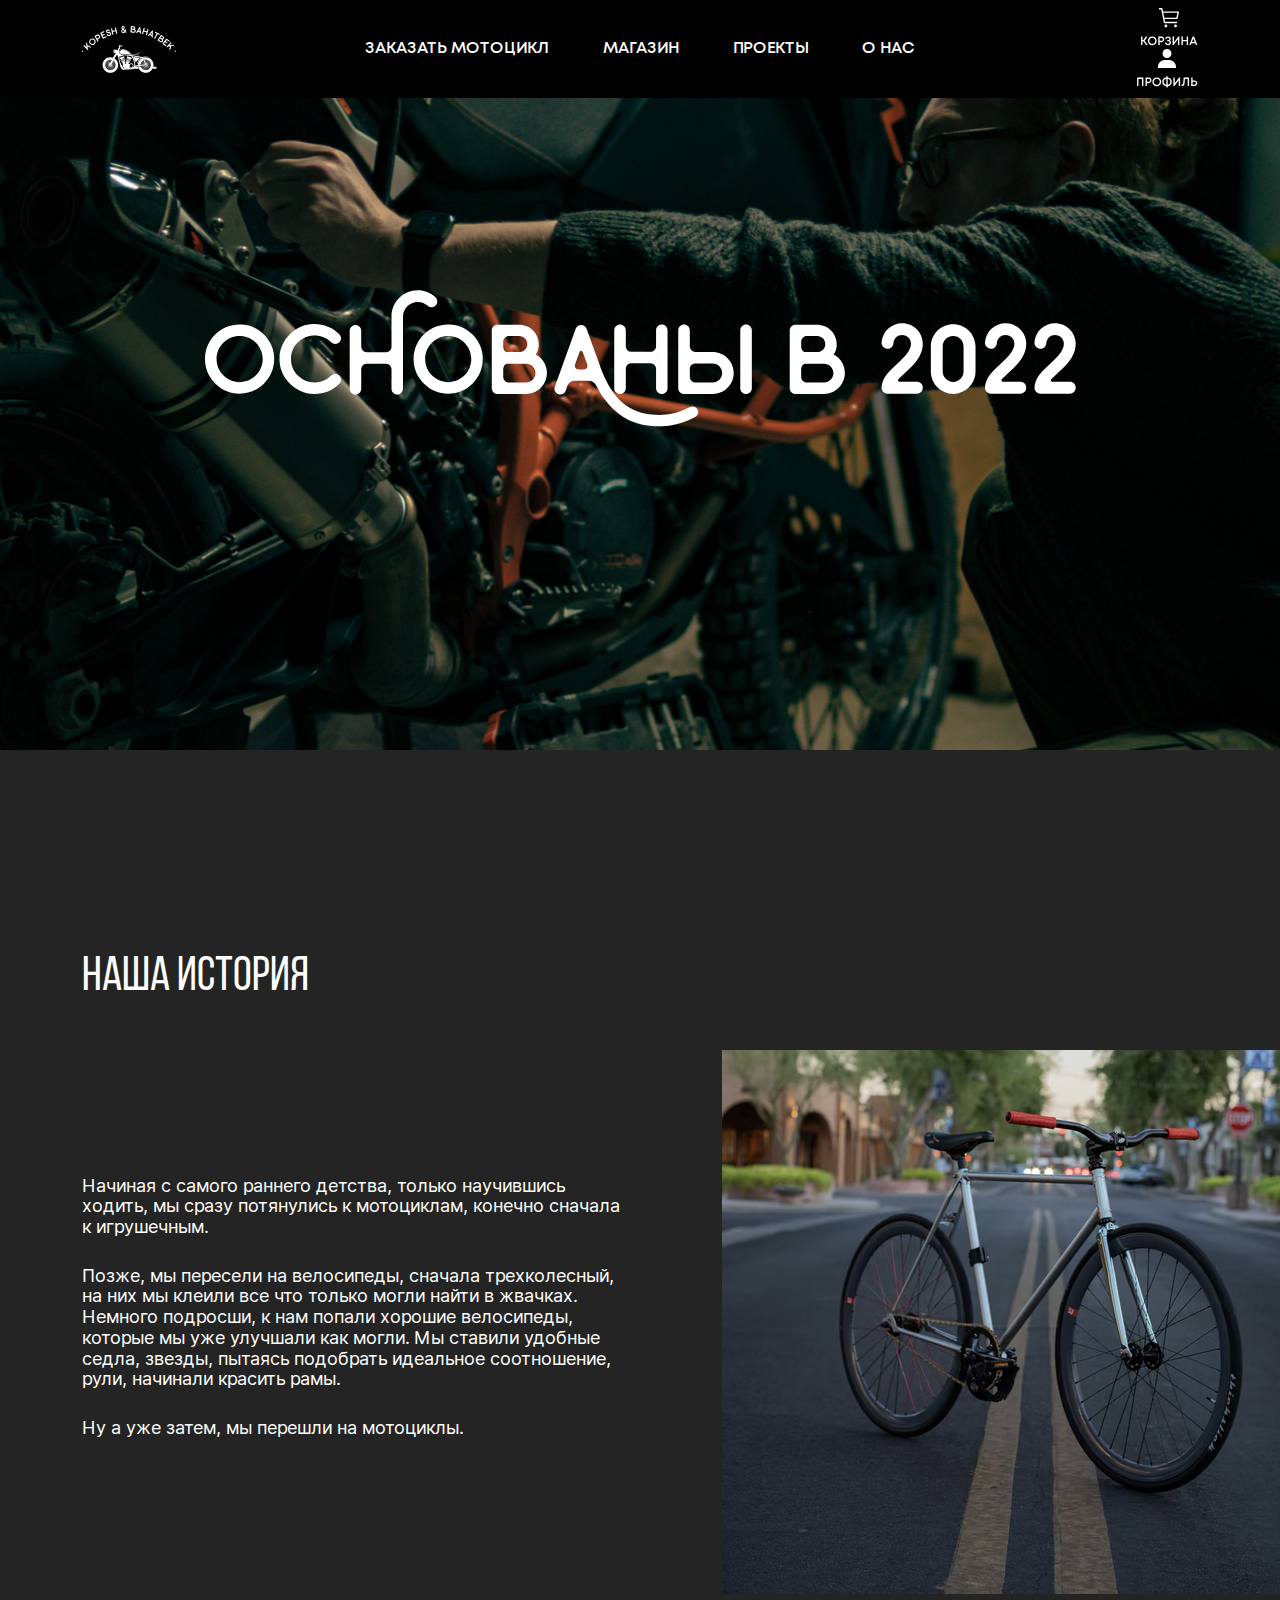
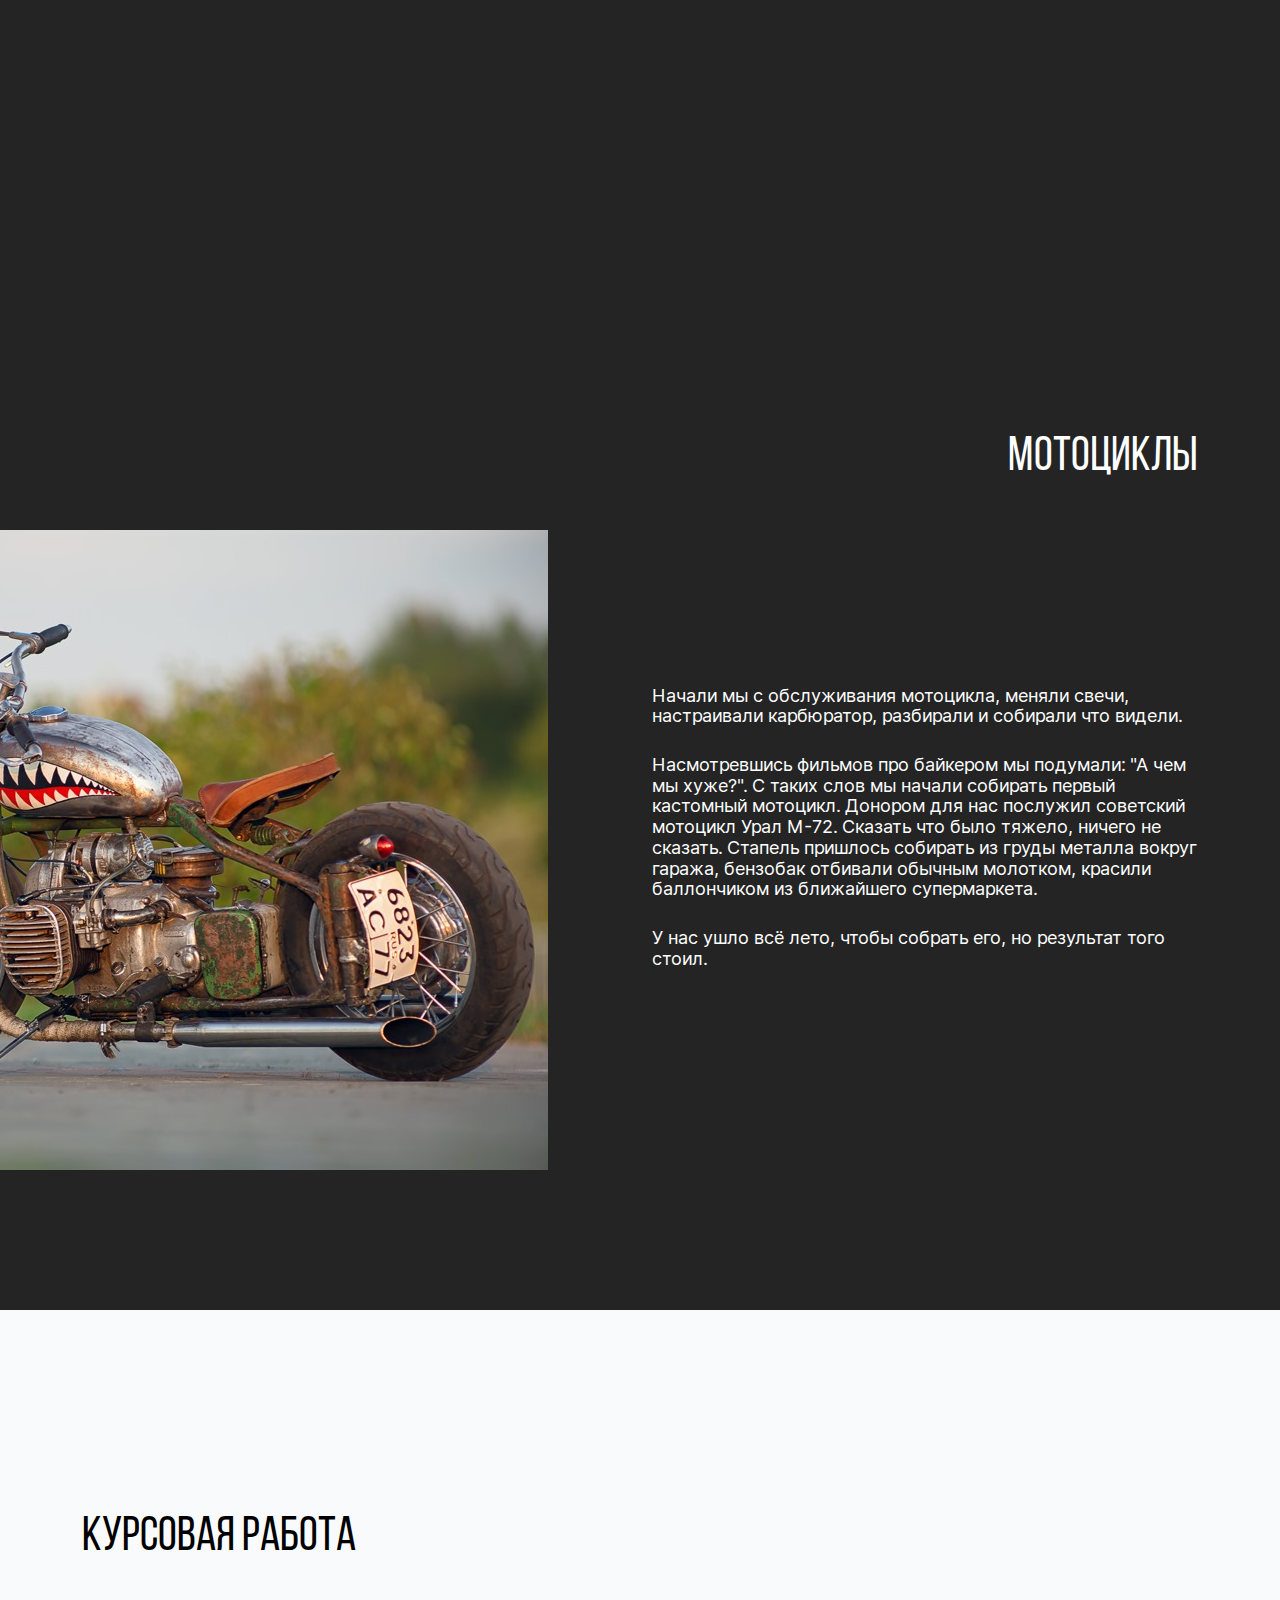
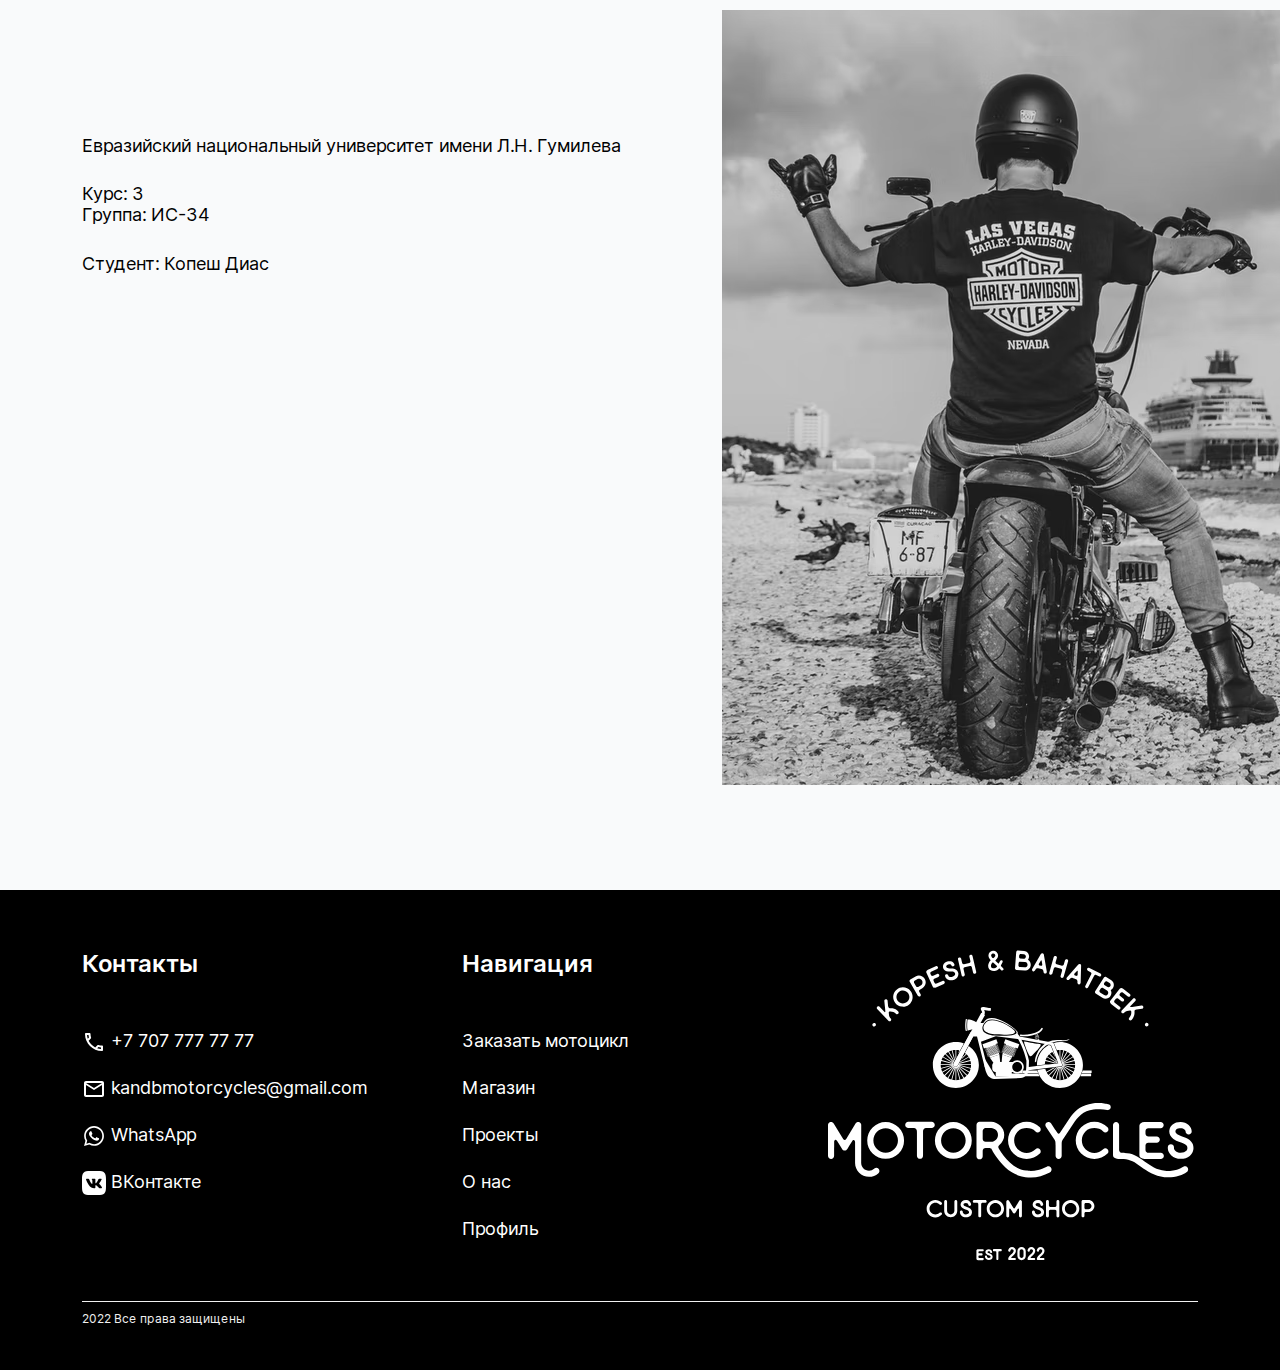
<file: aboutus.html>
<!DOCTYPE html>
<html>
    <head>
        <meta charset="UTF-8">
        <meta name="viewport" content="width=device-width, initial-scale=1.0">
        <link rel="stylesheet" href="styles/maincss.css">
        <link rel="stylesheet" href="styles/aboutcss.css">
        <link rel="shortcut icon" href="icons/logo.svg" type="image/svg">
        <title>О нас</title>
    </head>
    <body>
       
        <!-- Шапка -->

        <header id="header" class="fixed-top">

            <nav class="navbar">
                
                <div class="container">

                    <div style="color: #FFFFFF " class="col-2">
                        <div class="block logo">
                            <a href="index.html"><img src = "icons/logo1.svg" align="left"></a>
                        </div>
                    </div>
                    
                    <div class="col-8">
                        <div style="color: #FFFFFF " id = "mont" class="block">    
                                <ul id="menu">
                                    <li><a href="#custom">ЗАКАЗАТЬ МОТОЦИКЛ</a></li>
                                    <li><a href="shop.html">МАГАЗИН</a></li>
                                    <li><a href="projects.html">ПРОЕКТЫ</a></li>
                                    <li><a href="aboutus.html">О НАС</a></li>
                                </ul>                                                  
                        </div>
                    </div>
                
                    <div style="color: #FFFFFF " class="col-2">
                        
                        <div class="block">
                            
                            <ul align="right" id="prof">
                                <li><a href="basket.html"><img src="icons/korzina.svg"></a></li>
                                <li><a href="profile.html"><img src="icons/profile.svg"></a></li>
                            </ul>
                        
                        </div>
                        
                    </div>

                </div>

            </nav>
            
        </header>


        <!-- Начало -->

        <section id="section1">
            <img src="images/madein2022.svg">
        </section>

        <section id="section2">
            
            <div class="container">
                <div class="row">
                    <div class="col-6">
                        <div class="block">
                            <h1 id="bebas">Наша история</h1>
                            <p class="textst">
                                Начиная с самого раннего детства, только научившись ходить, мы сразу потянулись к мотоциклам, конечно сначала к игрушечным.
                            </p>
                            <p class="textst">
                                Позже, мы пересели на велосипеды, сначала трехколесный, на них мы клеили все что только могли найти в жвачках. Немного подросши, к нам попали хорошие велосипеды,
                                которые мы уже улучшали как могли. Мы ставили удобные седла, звезды, пытаясь подобрать идеальное соотношение, рули, начинали красить рамы.
                            </p>
                            <p class="textst">
                                Ну а уже затем, мы перешли на мотоциклы.
                            </p>
                        </div>
                    </div>
                    <div class="col-6">
                        <div class="block">
                              <img class="blocks" src="images/bicycle.png">
                        </div>
                    </div>
                </div>
            </div>

        </section>

        <section id="section2">
            
            <div class="container">
                <div class="row">
                    <div class="col-6">
                        <div class="block">
                            <img class="blockright" src="images/man.png">                            
                        </div>
                    </div>
                    
                    
                    <div class="col-6">
                        <div class="block">
                            <h1 id="bebas2">Мотоциклы</h1>
                            <p class="textst">
                                Начали мы с обслуживания мотоцикла, меняли свечи, настраивали карбюратор, разбирали и собирали что видели.
                            </p>
                            <p class="textst">
                                Насмотревшись фильмов про байкером мы подумали: "А чем мы хуже?". С таких слов мы начали собирать первый кастомный мотоцикл. Донором для нас послужил советский мотоцикл Урал М-72. 
                                Сказать что было тяжело, ничего не сказать. Стапель пришлось собирать из груды металла вокруг гаража, бензобак отбивали обычным молотком, красили баллончиком из ближайшего супермаркета. 
        
                            </p>
                            <p class="textst">
                                У нас ушло всё лето, чтобы собрать его, но результат того стоил.
                            </p>
                        </div>
                    </div>
                </div>
            </div>

        </section>

        <section id="section3">

            <div class="container">
                <div class="row">

                    <div class="col-6">
                        <div class="block">
                            <h1 id="bebas">Курсовая работа</h1>
                            <p class="textst">
                                Евразийский национальный университет имени Л.Н. Гумилева
                            </p>
                            <p class="textst">
                                Курс: 3 <br>
                                Группа: ИС-34
                            </p>
                            <p class="textst">
                                Студент: Копеш Диас
                            </p>
                            <p class="textst">
                                
                            </p>
                        </div>
                    </div>

                    <div class="col-6">
                        <div class="block">
                            <img class="blocks" src="images/man1.png">
                        </div>
                    </div>

                </div>
            </div>

        </section>

         <!-- Футер -->

         <footer>
            
            <div class="endpage">

                <div class="container">
                    <div class="row">
                        
                        <div class="col-4">
                            <div class="block">
                                <h1 id="zagfoot">Контакты</h1>
                                <ul id="foottex">
                                    <li><img src="images/call.svg"> +7 707 777 77 77</li>
                                    <li><a href=""><img src="icons/email.svg">  kandbmotorcycles@gmail.com</li></a>
                                    <li><a href=""><img src="icons/whatsapp.svg"> WhatsApp</li></a>
                                    <li><a href=""><img src="icons/VK.com-logo.svg"> ВКонтакте</li></a>
                                </ul>
                            </div>
                        </div>
                        
                        <div class="col-4">
                            <div class="block">
                                <h1 id="zagfoot">Навигация</h1>
                                <ul id="foottex">
                                    <li><a href="#custom">Заказать мотоцикл</a></li>
                                    <li><a href="shop.html">Магазин</a></li>
                                    <li><a href="projects.html">Проекты</a></li>
                                    <li><a href="aboutus.html">О нас</a></li>
                                    <li><a href="profile.html">Профиль</a></li>                                   
                                </ul>
                            </div>
                        </div>
                        
                        <div class="col-4">
                            <div class="endimage">
                                <img src="images/centermain.svg" width="370">
                            </div>
                        </div>
                    
                    </div>

                    <div class="rectangle"></div>
                    <p class="textst st3">2022 Все права защищены</p>
                </div>

            </div>

        </footer>

    </body>
</html>
</file>
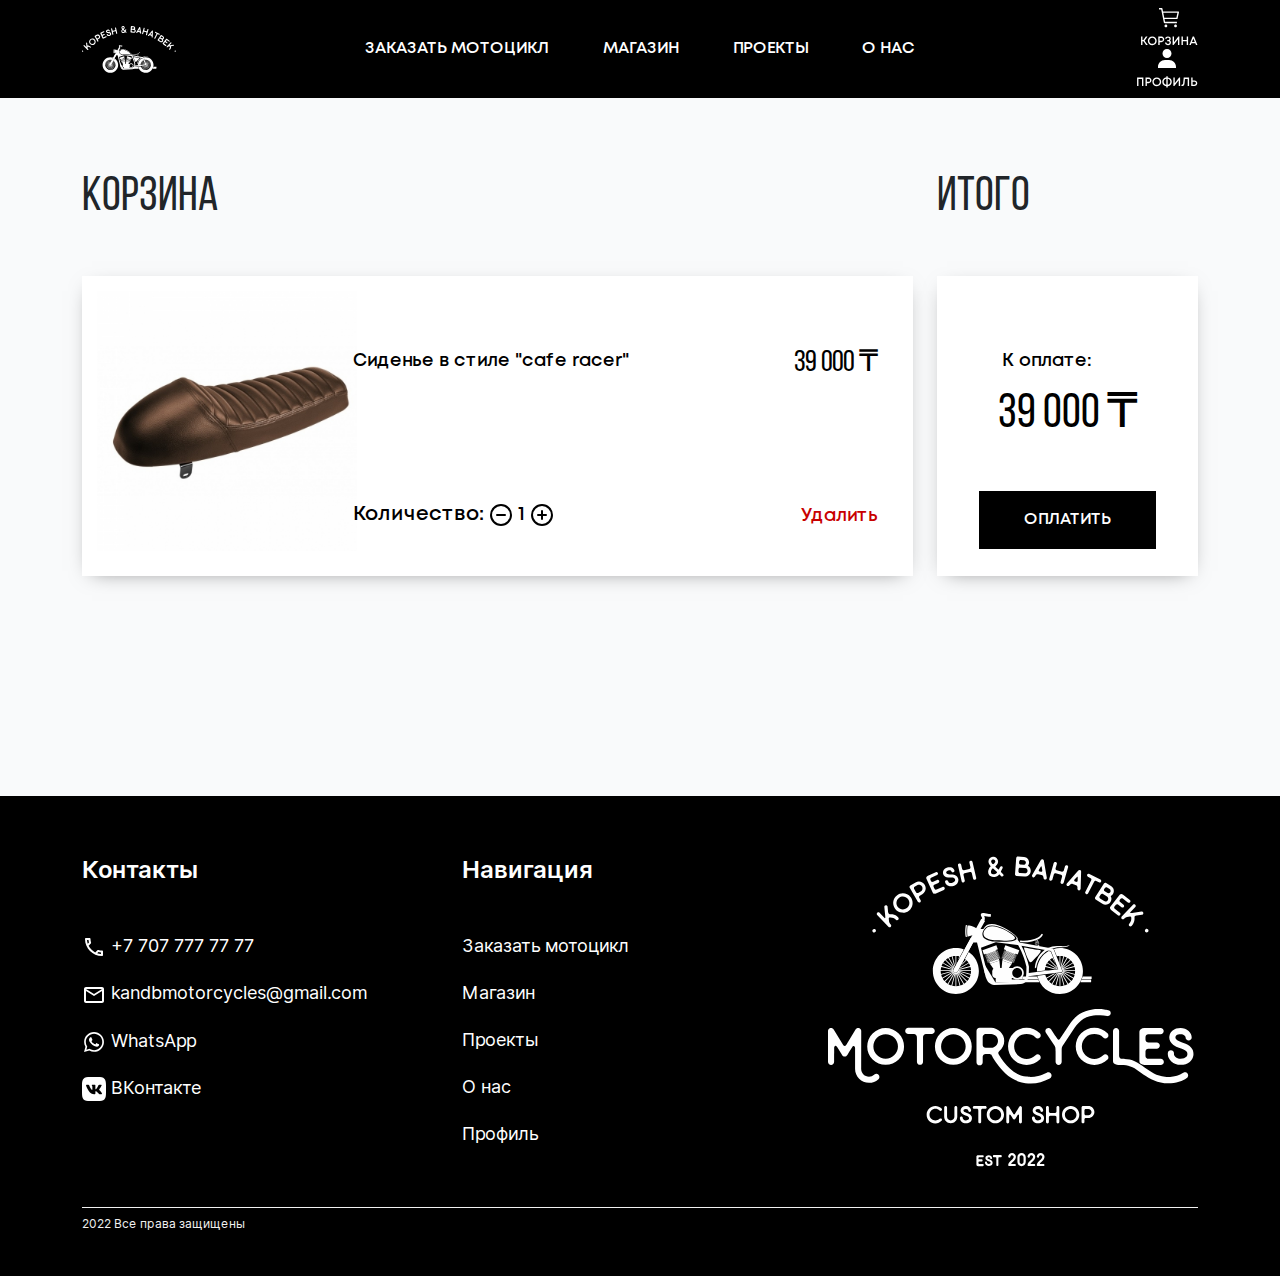
<file: basket.html>
<!DOCTYPE html>
<html>
    <head>
        <meta charset="UTF-8">
        <meta name="viewport" content="width=device-width, initial-scale=1.0">
        <link rel="stylesheet" href="styles/maincss.css">
        <link rel="stylesheet" href="styles/basketcss.css">
        <link rel="shortcut icon" href="icons/logo.svg" type="image/svg">
        <title>Корзина</title>
    </head>
    <body>
        <!-- Шапка -->

        <header id="header" class="fixed-top">

            <nav class="navbar">
                
                <div class="container">

                    <div style="color: #FFFFFF " class="col-2">
                        <div class="block logo">
                            <a href="index.html"><img src = "icons/logo1.svg" align="left"></a>
                        </div>
                    </div>
                    
                    <div class="col-8">
                        <div style="color: #FFFFFF " id = "mont" class="block">    
                                <ul id="menu">
                                    <li><a href="#custom">ЗАКАЗАТЬ МОТОЦИКЛ</a></li>
                                    <li><a href="shop.html">МАГАЗИН</a></li>
                                    <li><a href="projects.html">ПРОЕКТЫ</a></li>
                                    <li><a href="aboutus.html">О НАС</a></li>
                                </ul>                                                  
                        </div>
                    </div>
                
                    <div style="color: #FFFFFF " class="col-2">
                        
                        <div class="block">
                            
                            <ul align="right" id="prof">
                                <li><a href="basket.html"><img src="icons/korzina.svg"></a></li>
                                <li><a href="profile.html"><img src="icons/profile.svg"></a></li>
                            </ul>
                        
                        </div>
                        
                    </div>

                </div>

            </nav>
            
        </header>


        <section id="info">
           
            <div class="container">
                <div class="row">
                    <div class="col-9">
                        <h1 class="zag1">Корзина</h1>
                    </div>
                    <div class="col-3">
                        <h1 class="zag1">Итого</h1>
                    </div>
                </div>
                
            </div>

        </section>

        <section id="tovar">

            <div class="container">
                <div class="row">
                    <div class="col-9">
                        <div class="lot">

                            <div class="row">
                                <div class="col-3">
                                    <img src="images/shop/img3.jpg" align="left">
                                </div>
                                <div class="col-6">
                                    <p class="textst st5">
                                        Сиденье в стиле "cafe racer"
                                    </p>
                                    <p class="textst st5 plus">
                                        Количество: <img src="icons/minus.svg"> 1 <img src="icons/plus.svg">
                                    </p>
                                </div>
                                <div class="col-3">
                                    <p class="st5 cost">
                                        39 000 ₸
                                    </p>
                                    <p class="textst st5 right">
                                        <a href="">Удалить</a>
                                    </p>
                                </div>
                            </div>
                
                        </div>
                    </div>

                    <div class="col-3">
                        <div class="lot block">

                            <p class="textst st5">
                                К оплате:
                            </p>

                            <p class="st5 cost costitog">
                                39 000 ₸
                            </p>

                            <a href="" class="button">ОПЛАТИТЬ</a>

                        </div>
                    </div>

                </div>
            </div>

        </section>


        <!-- Футер -->

        <footer>
            
            <div class="endpage">

                <div class="container">
                    <div class="row">
                        
                        <div class="col-4">
                            <div class="block">
                                <h1 id="zagfoot">Контакты</h1>
                                <ul id="foottex">
                                    <li><img src="images/call.svg"> +7 707 777 77 77</li>
                                    <li><a href=""><img src="icons/email.svg">  kandbmotorcycles@gmail.com</li></a>
                                    <li><a href=""><img src="icons/whatsapp.svg"> WhatsApp</li></a>
                                    <li><a href=""><img src="icons/VK.com-logo.svg"> ВКонтакте</li></a>
                                </ul>
                            </div>
                        </div>
                        
                        <div class="col-4">
                            <div class="block">
                                <h1 id="zagfoot">Навигация</h1>
                                <ul id="foottex">
                                    <li><a href="#custom">Заказать мотоцикл</a></li>
                                    <li><a href="shop.html">Магазин</a></li>
                                    <li><a href="projects.html">Проекты</a></li>
                                    <li><a href="aboutus.html">О нас</a></li>
                                    <li><a href="profile.html">Профиль</a></li>                                 
                                </ul>
                            </div>
                        </div>
                        
                        <div class="col-4">
                            <div class="endimage">
                                <img src="images/centermain.svg" width="370">
                            </div>
                        </div>
                    
                    </div>

                    <div class="rectangle"></div>
                    <p class="textst st3">2022 Все права защищены</p>
                </div>

            </div>

        </footer>

    </body>
</html>
</file>
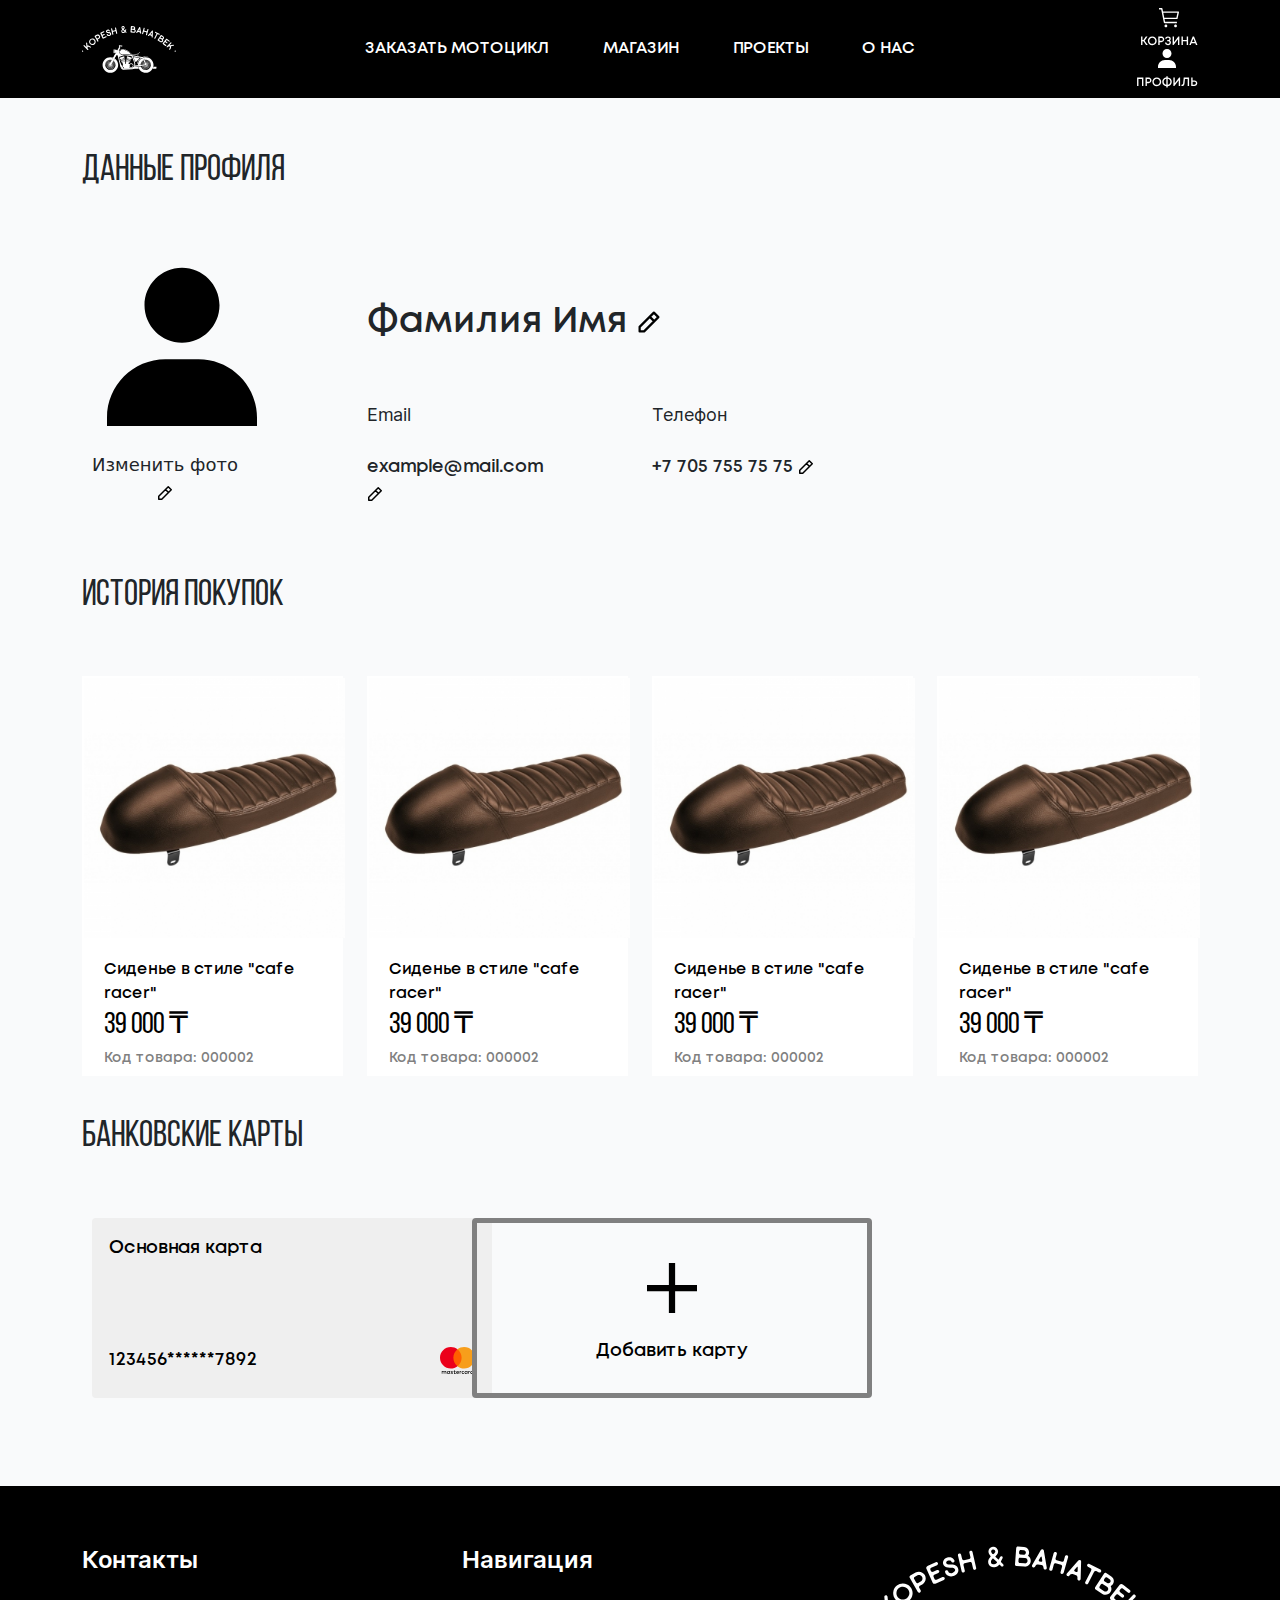
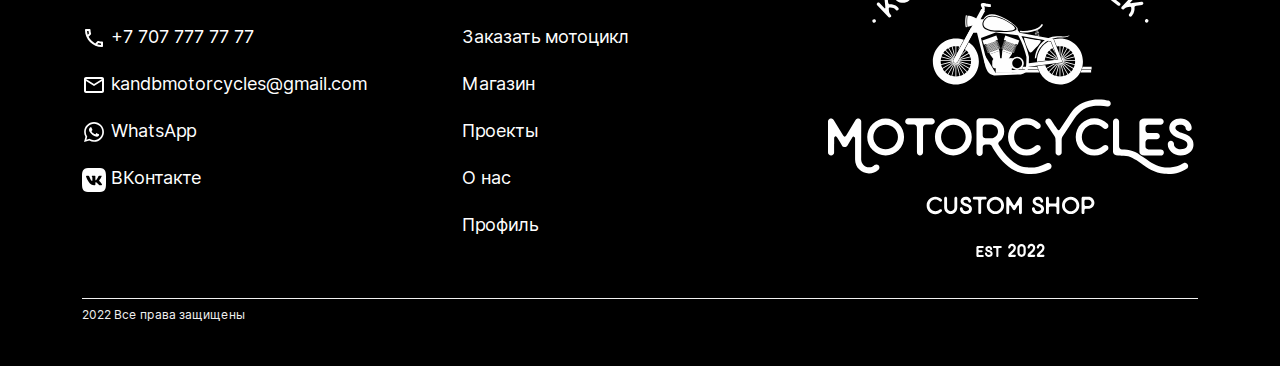
<file: profile.html>
<!DOCTYPE html>
<html>
    <head>
        <meta charset="UTF-8">
        <meta name="viewport" content="width=device-width, initial-scale=1.0">
        <link rel="stylesheet" href="styles/maincss.css">
        <link rel="stylesheet" href="styles/profilecss.css">
        <link rel="shortcut icon" href="icons/logo.svg" type="image/svg">
        <title>Профиль</title>
    </head>
    <body>
        
         <!-- Шапка -->

         <header id="header" class="fixed-top">

            <nav class="navbar">
                
                <div class="container">

                    <div style="color: #FFFFFF " class="col-2">
                        <div class="block logo">
                            <a href="index.html"><img src = "icons/logo1.svg" align="left"></a>
                        </div>
                    </div>
                    
                    <div class="col-8">
                        <div style="color: #FFFFFF " id = "mont" class="block">    
                                <ul id="menu">
                                    <li><a href="#custom">ЗАКАЗАТЬ МОТОЦИКЛ</a></li>
                                    <li><a href="shop.html">МАГАЗИН</a></li>
                                    <li><a href="projects.html">ПРОЕКТЫ</a></li>
                                    <li><a href="aboutus.html">О НАС</a></li>
                                </ul>                                                  
                        </div>
                    </div>
                
                    <div style="color: #FFFFFF " class="col-2">
                        
                        <div class="block">
                            
                            <ul align="right" id="prof">
                                <li><a href="basket.html"><img src="icons/korzina.svg"></a></li>
                                <li><a href="profile.html"><img src="icons/profile.svg"></a></li>
                            </ul>
                        
                        </div>
                        
                    </div>

                </div>

            </nav>
            
        </header>


        <section id="dannie">

            <div class="container">

                <h1 class="zag1">
                    Данные профиля
                </h1>

                <div class="row">

                    <div class="col-2">

                        <div class="block">
                            <img src="icons/user.svg" width="200px">
                            <p class="st7">Изменить фото <img src="icons/pencil.svg"></p>
                        </div>

                    </div>

                    <div class="col-1">

                    </div>

                    <div class="col-9">

                        <div class="block">

                            <h1 class="zag2">
                                Фамилия Имя <a href=""><img src="icons/pencil.svg" height="24px"></a>
                            </h1>

                            <div class="row">
                                <div class="col-3">
                                    <p class="textst">Email</p>
                                    <p class="st8">example@mail.com <img src="icons/pencil.svg"></p>
                                </div>
                                
                                <div class="col-1"></div>
                                
                                <div class="col-3">
                                    <p class="textst">Телефон</p>
                                    <p class="st8">+7 705 755 75 75 <img src="icons/pencil.svg"></p> 
                                </div>
                            </div>
                            

                        </div>

                    </div>

                </div>

            </div>

        </section>

        <section id="pokupki">

            <div class="container">

                <h1 class="zag1">
                    История покупок
                </h1>

                <div class="row">

                    <div class="col-3">
                        <a href="">
                            <div class="lot">
                                <img src="images/shop/img3.jpg" width="1000" height="auto">
                                <p class="st5">
                                    Сиденье в стиле "cafe racer"
                                </p>
                                <p class="st4">
                                    39 000 ₸
                                </p>
                                <div class="st6">Код товара: 000002</div>
                            </div>
                        </a> 
                    </div>

                    <div class="col-3">
                        <a href="">
                            <div class="lot">
                                <img src="images/shop/img3.jpg" width="1000" height="auto">
                                <p class="st5">
                                    Сиденье в стиле "cafe racer"
                                </p>
                                <p class="st4">
                                    39 000 ₸
                                </p>
                                <div class="st6">Код товара: 000002</div>
                            </div>
                        </a> 
                    </div>

                    <div class="col-3">
                        <a href="">
                            <div class="lot">
                                <img src="images/shop/img3.jpg" width="1000" height="auto">
                                <p class="st5">
                                    Сиденье в стиле "cafe racer"
                                </p>
                                <p class="st4">
                                    39 000 ₸
                                </p>
                                <div class="st6">Код товара: 000002</div>
                            </div>
                        </a> 
                    </div>

                    <div class="col-3">
                        <a href="">
                            <div class="lot">
                                <img src="images/shop/img3.jpg" width="1000" height="auto">
                                <p class="st5">
                                    Сиденье в стиле "cafe racer"
                                </p>
                                <p class="st4">
                                    39 000 ₸
                                </p>
                                <div class="st6">Код товара: 000002</div>
                            </div>
                        </a> 
                    </div>

                </div>

            </div>

        </section>

        <section id="karti">

            <div class="container">

                <h1 class="zag1">
                    Банковские карты
                </h1>

                <div class="row">
                    <div class="col-4">
                        <div class="card">
                            <a href="">
                                <p class="st9">Основная карта</p>
                                <p class="st9 bottomcard">
                                    123456******7892
                                    <img src="icons/logos_mastercard.svg" align="right" width="35px">
                                </p>
                            </a>
                        </div>
                    </div>

                    <div class="col-4">
                        <div class="card add">
                            <a href="">
                                <img src="icons/add.svg" width="100px">
                                <p class="st9 centercard">Добавить карту</p>
                            </a>
                        </div>
                    </div>
                </div>

            </div>

        </section>


        <!-- Футер -->

        <footer>
            
            <div class="endpage">

                <div class="container">
                    <div class="row">
                        
                        <div class="col-4">
                            <div class="block">
                                <h1 id="zagfoot">Контакты</h1>
                                <ul id="foottex">
                                    <li><img src="images/call.svg"> +7 707 777 77 77</li>
                                    <li><a href=""><img src="icons/email.svg">  kandbmotorcycles@gmail.com</li></a>
                                    <li><a href=""><img src="icons/whatsapp.svg"> WhatsApp</li></a>
                                    <li><a href=""><img src="icons/VK.com-logo.svg"> ВКонтакте</li></a>
                                </ul>
                            </div>
                        </div>
                        
                        <div class="col-4">
                            <div class="block">
                                <h1 id="zagfoot">Навигация</h1>
                                <ul id="foottex">
                                    <li><a href="#custom">Заказать мотоцикл</a></li>
                                    <li><a href="shop.html">Магазин</a></li>
                                    <li><a href="projects.html">Проекты</a></li>
                                    <li><a href="aboutus.html">О нас</a></li>
                                    <li><a href="profile.html">Профиль</a></li>                                 
                                </ul>
                            </div>
                        </div>
                        
                        <div class="col-4">
                            <div class="endimage">
                                <img src="images/centermain.svg" width="370">
                            </div>
                        </div>
                    
                    </div>

                    <div class="rectangle"></div>
                    <p class="textst st3">2022 Все права защищены</p>
                </div>

            </div>

        </footer>

    </body>
</html>
</file>
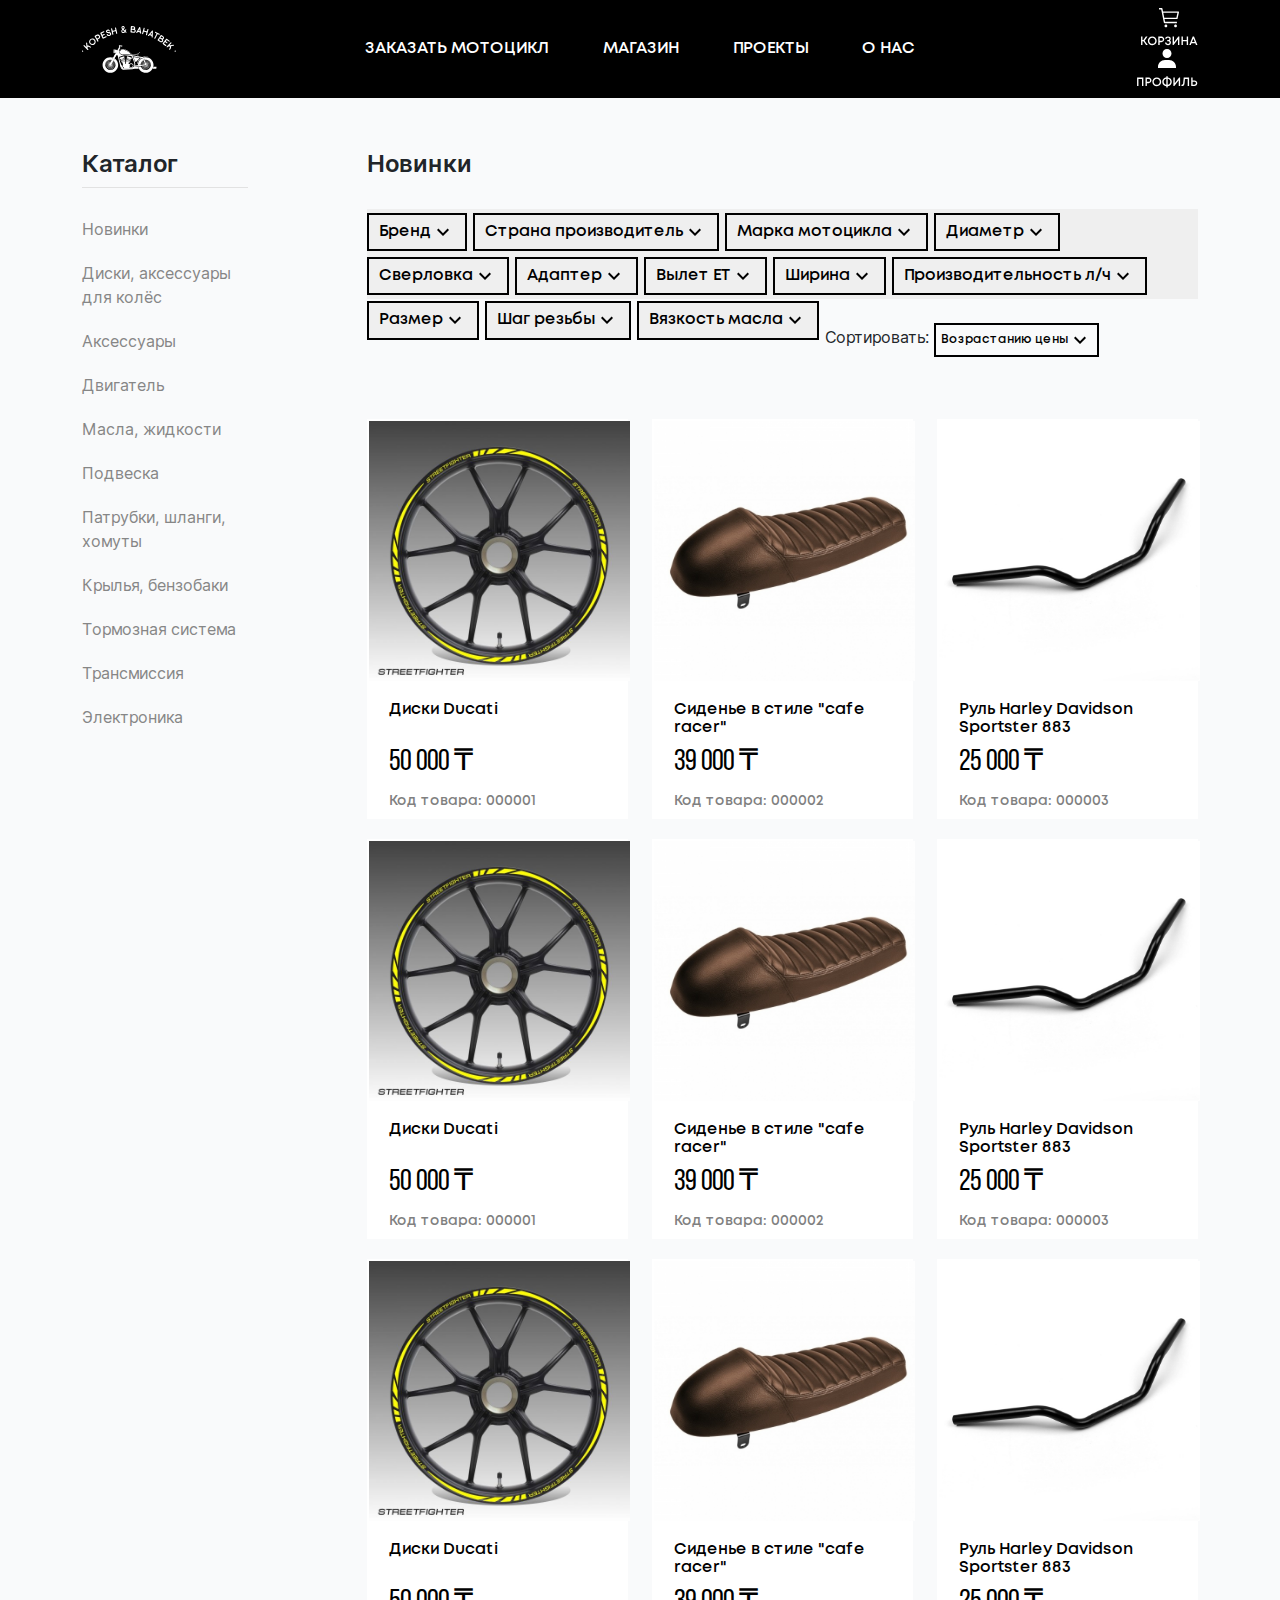
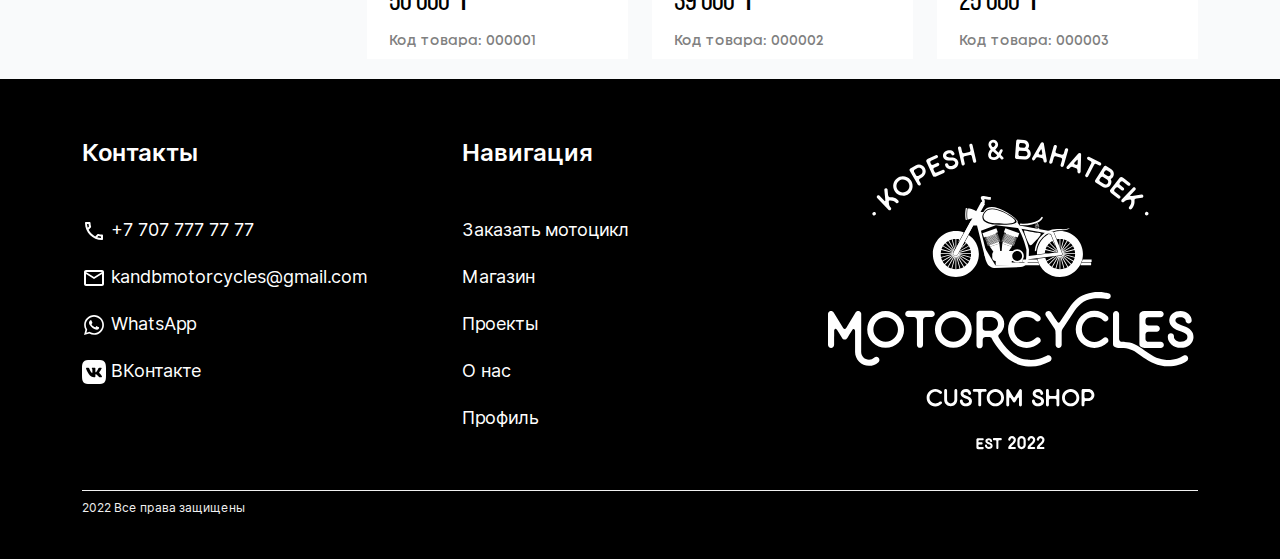
<file: shop.html>
<!DOCTYPE html>
<html>
    <head>
        <meta charset="UTF-8">
        <meta name="viewport" content="width=device-width, initial-scale=1.0">
        <link rel="stylesheet" href="styles/maincss.css">
        <link rel="stylesheet" href="styles/shopcss.css">
        <link rel="shortcut icon" href="icons/logo.svg" type="image/svg">
        <title>Магазин</title>
    </head>
    <body>

        <!-- Шапка -->

        <header id="header" class="fixed-top">

            <nav class="navbar">
                
                <div class="container">

                    <div style="color: #FFFFFF " class="col-2">
                        <div class="block logo">
                            <a href="index.html"><img src = "icons/logo1.svg" align="left"></a>
                        </div>
                    </div>
                    
                    <div class="col-8">
                        <div style="color: #FFFFFF " id = "mont" class="block">    
                                <ul id="menu">
                                    <li><a href="#custom">ЗАКАЗАТЬ МОТОЦИКЛ</a></li>
                                    <li><a href="shop.html">МАГАЗИН</a></li>
                                    <li><a href="projects.html">ПРОЕКТЫ</a></li>
                                    <li><a href="aboutus.html">О НАС</a></li>
                                </ul>                                                  
                        </div>
                    </div>
                
                    <div style="color: #FFFFFF " class="col-2">
                        
                        <div class="block">
                            
                            <ul align="right" id="prof">
                                <li><a href="basket.html"><img src="icons/korzina.svg"></a></li>
                                <li><a href="profile.html"><img src="icons/profile.svg"></a></li>
                            </ul>
                        
                        </div>
                        
                    </div>

                </div>

            </nav>
            
        </header>


        <!-- Магазин -->

        <section id="shop">

            <div class="container">
                <div class="row">
                   
                    <!-- Меню каталога -->

                    <div class="col-2">
                        <div class="block">
                            <h1 class="zag1">Каталог</h1>
                            <div class="rectangle graycolor"></div>
                            <ul id="spisok">
                                <li><a href="">Новинки</a></li>
                                <li><a href="">Диски, аксессуары для колёс</a></li>
                                <li><a href="">Аксессуары</a></li>
                                <li><a href="">Двигатель</a></li>
                                <li><a href="">Масла, жидкости</a></li>
                                <li><a href="">Подвеска</a></li>
                                <li><a href="">Патрубки, шланги, хомуты</a></li>
                                <li><a href="">Крылья, бензобаки</a></li>
                                <li><a href="">Тормозная система</a></li>
                                <li><a href="">Трансмиссия</a></li>
                                <li><a href="">Электроника</a></li>
                            </ul>
                        </div>
                    </div>

                    <!-- Для красоты -->

                    <div class="col-1"></div>
                    
                    <!-- Товары -->

                    <div class="col-9">
                        <div class="block">
                            <h1 class="zag1 drop">Новинки</h1>

                            <!-- Параметры фильтров -->

                            <div class="filtri">
                                <button class="buttons">Бренд<img src="icons/down black.svg"></button>
                                <button class="buttons">Страна производитель<img src="icons/down black.svg"></button>
                                <button class="buttons">Марка мотоцикла<img src="icons/down black.svg"></button>
                                <button class="buttons">Диаметр<img src="icons/down black.svg"></button>
                                <button class="buttons">Сверловка<img src="icons/down black.svg"></button>
                                <button class="buttons">Адаптер<img src="icons/down black.svg"></button>
                                <button class="buttons">Вылет ЕТ<img src="icons/down black.svg"></button>
                                <button class="buttons">Ширина<img src="icons/down black.svg"></button>
                                <button class="buttons">Производительность л/ч<img src="icons/down black.svg"></button>
                                <button class="buttons">Размер<img src="icons/down black.svg"></button>
                                <button class="buttons">Шаг резьбы<img src="icons/down black.svg"></button>
                                <button class="buttons">Вязкость масла<img src="icons/down black.svg"></button>
                            </div>
                            <div class="sort">
                                <ul id="spisok2">
                                    <li>Сортировать:</li>
                                    <li><button class="buttons sorty">Возрастанию цены<img src="icons/down black.svg"></button></li>
                                </ul>
                            </div>

                            <!-- Контент -->
                            
                            <div class="row">

                                <div class="col-4">
                                    <a href="">
                                        <div class="lot">
                                            <img src="images/shop/img2.jpg" width="275" height="auto">
                                            <p class="textst st5">
                                                Диски Ducati
                                            </p>
                                            <p class="textst st4">
                                                50 000 ₸
                                            </p>
                                            <div class="st6">Код товара: 000001</div>
                                        </div>
                                    </a> 
                                </div>
                                <div class="col-4">
                                    <a href="">
                                        <div class="lot">
                                            <img src="images/shop/img3.jpg" width="1000" height="auto">
                                            <p class="textst st5">
                                                Сиденье в стиле "cafe racer"
                                            </p>
                                            <p class="textst st4">
                                                39 000 ₸
                                            </p>
                                            <div class="st6">Код товара: 000002</div>
                                        </div>
                                    </a> 
                                </div>
                                <div class="col-4">
                                    <a href="">
                                        <div class="lot">
                                            <img src="images/shop/img1.jpg" width="275" height="auto">
                                            <p class="textst st5">
                                                Руль Harley Davidson Sportster 883
                                            </p>
                                            <p class="textst st4">
                                                25 000 ₸
                                            </p>
                                            <div class="st6">Код товара: 000003</div>
                                        </div>
                                    </a> 
                                </div>

                                <div class="col-4">
                                    <a href="">
                                        <div class="lot">
                                            <img src="images/shop/img2.jpg" width="275" height="auto">
                                            <p class="textst st5">
                                                Диски Ducati
                                            </p>
                                            <p class="textst st4">
                                                50 000 ₸
                                            </p>
                                            <div class="st6">Код товара: 000001</div>
                                        </div>
                                    </a> 
                                </div>
                                <div class="col-4">
                                    <a href="">
                                        <div class="lot">
                                            <img src="images/shop/img3.jpg" width="1000" height="auto">
                                            <p class="textst st5">
                                                Сиденье в стиле "cafe racer"
                                            </p>
                                            <p class="textst st4">
                                                39 000 ₸
                                            </p>
                                            <div class="st6">Код товара: 000002</div>
                                        </div>
                                    </a> 
                                </div>
                                <div class="col-4">
                                    <a href="">
                                        <div class="lot">
                                            <img src="images/shop/img1.jpg" width="275" height="auto">
                                            <p class="textst st5">
                                                Руль Harley Davidson Sportster 883
                                            </p>
                                            <p class="textst st4">
                                                25 000 ₸
                                            </p>
                                            <div class="st6">Код товара: 000003</div>
                                        </div>
                                    </a> 
                                </div>

                                <div class="col-4">
                                    <a href="">
                                        <div class="lot">
                                            <img src="images/shop/img2.jpg" width="275" height="auto">
                                            <p class="textst st5">
                                                Диски Ducati
                                            </p>
                                            <p class="textst st4">
                                                50 000 ₸
                                            </p>
                                            <div class="st6">Код товара: 000001</div>
                                        </div>
                                    </a> 
                                </div>
                                <div class="col-4">
                                    <a href="">
                                        <div class="lot">
                                            <img src="images/shop/img3.jpg" width="1000" height="auto">
                                            <p class="textst st5">
                                                Сиденье в стиле "cafe racer"
                                            </p>
                                            <p class="textst st4">
                                                39 000 ₸
                                            </p>
                                            <div class="st6">Код товара: 000002</div>
                                        </div>
                                    </a> 
                                </div>
                                <div class="col-4">
                                    <a href="">
                                        <div class="lot">
                                            <img src="images/shop/img1.jpg" width="275" height="auto">
                                            <p class="textst st5">
                                                Руль Harley Davidson Sportster 883
                                            </p>
                                            <p class="textst st4">
                                                25 000 ₸
                                            </p>
                                            <div class="st6">Код товара: 000003</div>
                                        </div>
                                    </a> 
                                </div>

                                
                            </div>



                        </div>
                    </div>
                
                </div>
            </div>

        </section>


        <!-- Футер -->

        <footer>
            
            <div class="endpage">

                <div class="container">
                    <div class="row">
                        
                        <div class="col-4">
                            <div class="block">
                                <h1 id="zagfoot">Контакты</h1>
                                <ul id="foottex">
                                    <li><img src="images/call.svg"> +7 707 777 77 77</li>
                                    <li><a href=""><img src="icons/email.svg">  kandbmotorcycles@gmail.com</li></a>
                                    <li><a href=""><img src="icons/whatsapp.svg"> WhatsApp</li></a>
                                    <li><a href=""><img src="icons/VK.com-logo.svg"> ВКонтакте</li></a>
                                </ul>
                            </div>
                        </div>
                        
                        <div class="col-4">
                            <div class="block">
                                <h1 id="zagfoot">Навигация</h1>
                                <ul id="foottex">
                                    <li><a href="#custom">Заказать мотоцикл</a></li>
                                    <li><a href="shop.html">Магазин</a></li>
                                    <li><a href="projects.html">Проекты</a></li>
                                    <li><a href="aboutus.html">О нас</a></li>
                                    <li><a href="profile.html">Профиль</a></li>                                   
                                </ul>
                            </div>
                        </div>
                        
                        <div class="col-4">
                            <div class="endimage">
                                <img src="images/centermain.svg" width="370">
                            </div>
                        </div>
                    
                    </div>

                    <div class="rectangle"></div>
                    <p class="textst st3">2022 Все права защищены</p>
                </div>

            </div>

        </footer>
        


    </body>
</html>
</file>
<file: styles/aboutcss.css>
@import url(maincss.css);

#section1 {
    margin-top: 50px;
    color: white;
    background-color: #242424;
    background: url("../images/workshop.jpg") no-repeat center / cover;
    min-height: 700px;
}

#section1 img{
    padding-top: 240px;
    display: block;
    margin-left: auto;
    margin-right: auto;
}

#section2 {
    color: white;
    background-color: #242424;
    min-height: 1080px;
}

#section3 {
    color: black;
    background-color: inherit;
    min-height: 1180px;
}


.blockright {
    float: right;
    padding-top: 300px;
    padding-right: 80px;
    display: block;
    margin-left: auto;
    margin-right: auto;
}
</file>
<file: styles/basketcss.css>
#info {
    margin-top: 70px;
    margin-bottom: 20px;

}

#tovar {
    min-height: 520px;
}

.zag1 {
    font-family: "Bebas Neue", sans-serif;
    padding-top: 100px;
    padding-bottom: 20px;
    text-align: left;
    font-size: 48px;
}

.lot {
    width: 100%;
    height: 300px;
    background-color: white;
    padding: 15px;
    box-shadow: 0 5px 20px -10px rgba(0,0,0,0.5);
}

.lot img{
    max-width: 261px;
    max-height: 260px;
}

.lot a{
    text-decoration: none;
}

.st5 {
    font-family: "Mont";
    margin-left: 50px;
    margin-right: 20px;
    margin-top: 60px;
    font-size: 18px;
    color: rgb(0, 0, 0);
}

.plus {
    margin-top: 120px;
    font-size: 20px;
}

.cost {
    font-family: "Bebas Neue";
    margin-left: 0px;
    margin-right: 20px;
    margin-top: 50px;
    margin-bottom: 0px;
    font-size: 30px;
    color: black;
    float: right;
}

.costitog {
    text-align: center;
    font-size: 48px;
    margin: 0px;
    margin-top: -20px;
    float: none;
}

.right {
    margin-top: 120px;
    text-align: left;
    float: right;
}

.right a{
    color:rgb(200, 0, 0);
}

.button {
    position: relative;
    top: 40px;
    font-family: "Mont";
    background-color: black;
    border: solid 2px black;
    color: white;
    padding: 15px 43px;
    text-align: center;
    text-decoration: none;
    display: inline-block;
    font-size: 16px;
}


.button:hover {
    background-color: #F9FAFB;
    color: black;
}
</file>
<file: styles/profilecss.css>
#dannie{
    margin-top: 150px;
}

.block2{
    padding: 0px;
    background-color: aqua;
    text-align: center;
    height: 100%;
}

.zag1{
    font-family: "Bebas Neue", sans-serif;
    padding-bottom: 50px;
    text-align: left;
    font-size: 36px;
}

.zag2{
    font-family: "Mont", sans-serif;
    margin-top: 50px;
    padding-bottom: 53px;
    text-align: left;
    font-size: 36px;
}

#pokupki a{
    text-decoration: none;
}

.st4 {
    font-family: "Bebas Neue";
    margin-left: 20px;
    font-size: 30px;
    color: black;
}

.st5 {
    font-family: "Mont";
    margin-left: 20px;
    margin-right: 20px;
    margin-top: 20px;
    font-size: 16px;
    color: rgb(0, 0, 0);
}

.st6 {
    font-family: "Mont";
    text-align: left;
    margin-left: 20px;
    margin-right: 20px;
    font-size: 14px;
    color: gray;
}

.st8 {
    font-family: "Mont", sans-serif;
    text-align: left;
    font-size: 18px;
}

.st9 {
    font-family: "Mont", sans-serif;
    text-align: left;
    font-size: 18px;
}

.bottomcard {
    margin-top: 85px;
}

.centercard {
    text-align: center;
}


.st7 {
    text-align: center;
    margin-bottom: 70px;
    font-size: 18px;
}

.lot{
    background-color: white;
    border: solid 2px white;
    height: 400px;
    margin-bottom: 20px;
}



.lot img{
    max-width: 261px;
    max-height: 260px;
}

.lot p{
    height: 40px;
    margin-bottom: 5px;
    padding: 0px;
}

.lot:hover{
    border: solid 2px rgb(255, 255, 255);
    box-shadow: 0 5px 20px -6px rgba(0,0,0,0.5);
}

#karti {
    margin-top: 20px;
    min-height: 370px;
}

.card{
    margin-left: 10px;
    background-color: #EFEFEF;
    border: solid 2px #EFEFEF;
    padding: 15px;
    width: 400px;
    height: 180px;
}

.card a{
    color: black;
    text-decoration: none;
}

.add{
    background-color: inherit;
    border: solid 5px gray;
    text-align: center;
}

.add img{
    margin-left: auto;
    margin-right: auto;
}

.card:hover{
    box-shadow: 0 5px 20px -6px rgba(0,0,0,0.5);
}
</file>
<file: styles/shopcss.css>
@import url(maincss.css);


#shop{
    margin-top: 150px;
}

#shop a{
    text-decoration: none;
    color: #868686;
}

#shop a:hover{
    color: black;
}

.zag1 {
    font-family: "Inter-SemiBold";
    text-align: left;
    font-size: 24px;
}

.st4 {
    font-family: "Bebas Neue";
    margin-left: 20px;
    font-size: 30px;
    color: black;
}

.st5 {
    font-family: "Mont";
    margin-left: 20px;
    margin-right: 20px;
    margin-top: 20px;
    font-size: 16px;
    color: rgb(0, 0, 0);
}

.st6 {
    font-family: "Mont";
    text-align: left;
    margin-left: 20px;
    margin-right: 20px;
    font-size: 14px;
    color: gray;
}

.drop{
    margin-bottom: 30px;
}

#spisok, #spisok li{
    font-family: "Inter";
    font-size: 16px;
    margin: 0;
    padding-top: 0px;
    padding-left: 0px;
    padding-bottom: 20px;
    list-style-type: none;
}

ul#spisok li {
    text-align: left;
}

#spisok2, #spisok2 li{
    float: inherit;
    font-family: "Inter";
    font-size: 16px;
    margin: 0;
    padding-top: 0px;
    padding-left: 0px;
    padding-bottom: 20px;
    list-style-type: none;
}

ul#spisok2 li {
    display:inline-block;
    text-align: left;
}

.filtri {
    width: 100%;
    height: 90px;
    margin-bottom: 20px;
    background-color: #EFEFEF;
}

.sort {
    text-align: left;
    margin-bottom: 20px;
}


.buttons {
    font-family: "Mont";
    background-color: inherit;
    border: solid 2px black;
    margin-right: 6px;
    margin-bottom: 2px;
    margin-top: 4px;
    color: black;
    padding: 5px 10px;
    text-align: center;
    text-decoration: none;
    display: inline-block;
    font-size: 16px;
    float: left;
}

.sorty {
    float: none;
    font-size: 12px;
    padding: 3px 5px;
}

.lot{
    background-color: white;
    border: solid 2px white;
    height: 400px;
    margin-bottom: 20px;
}

.lot img{
    max-width: 261px;
    max-height: 260px;
}

.lot p{
    height: 40px;
    margin-bottom: 5px;
    padding: 0px;
}

.lot:hover{
    border: solid 2px rgb(255, 255, 255);
    box-shadow: 0 5px 20px -6px rgba(0,0,0,0.5);
}
</file>
<file: styles/maincss.css>
@import "bootstrap.css";
* {
    box-sizing: border-box;
}

@font-face{
    font-family: "Mont";
    src: url(../fonts/Mont-SemiBold.woff2) format("woff2");
    font-style: normal; 
    font-weight: 400; 
}

@font-face {
    font-family: "Bebas Neue";
    src: url(../fonts/BebasNeueRegular.woff2) format("woff2");
    font-style: normal; 
    font-weight: 400; 
}

@font-face {
    font-family: "Inter";
    src: url(../fonts/Inter-Regular.woff2) format("woff2");
    font-style: normal; 
    font-weight: 400; 
}

@font-face {
    font-family: "Inter-SemiBold";
    src: url(../fonts/Inter-SemiBold.woff2) format("woff2");
    font-weight: 400;
}

#bebas {
    font-family: "Bebas Neue", sans-serif;
    padding-top: 200px;
    padding-bottom: 160px;
    text-align: left;
    font-size: 48px;
}

#bebas2 {
    font-family: "Bebas Neue", sans-serif;
    padding-top: 200px;
    padding-bottom: 190px;
    text-align: right;
    font-size: 48px;
}

#zagfoot {
    font-family: "Inter-SemiBold", sans-serif;
    padding-top: 60px;
    padding-bottom: 40px;
    text-align: left;
    font-size: 24px;
}

#mont{
    font-family: "Mont", sans-serif;
}

body {
    margin: 0;
    background-color: #F9FAFB;
    font-size: 18px;
}


.block{
    padding: 0px;
    text-align: center;
    height: 100%;
}

.sec{
    background-color: aqua;
    padding: 0px;
    text-align: center;
    height: 100%;
}

#header{
    font-size: 16px;
    min-height: 70px;
}

header a{
    text-decoration: none;
    color:white;
}

header a:hover{
    color:#868686;
}

footer a{
    text-decoration: none;
    color:white;
}

footer a:hover{
    color:#868686;
}

#menu, #menu li{
    margin: 0;
    padding: 0px 25px;
}

ul#menu li {
    display:inline-block;
    text-align: center;
}

.navbar{
    background-color: black;
    min-height: 70px;
}

.nav-link{
    color: white;
}


#prof, #prof li{
    margin: 0;
}

ul#prof li {
    align-items: right;
    display:inline-block;
    text-align: center;
    margin-left: 18px;
}

.main_image{
    margin-left: auto;
    margin-right: auto;
    background-color: black;
    background: url(../images/main1.png) no-repeat center / cover;
}

IMG.displayed {
    padding-top: 206px;
    padding-bottom: 215px;
    display: block;
    margin-left: auto;
    margin-right: auto;
}

IMG.blocks {
    padding-top: 300px;
    padding-left: 70px;
    display: block;
    margin-left: auto;
    margin-right: auto;
}

IMG.blocks2 {
    position: relative;
    right: 240px;
    padding-top: 300px;
    padding-right: 100px;
    display: block;
    margin-left: auto;
    margin-right: auto;
}


#custom {
    min-height: 1080px;
}

#store {
    min-height: 1080px;
}

#about {
    color: white;
    background-color: #242424;
    min-height: 1080px;
}

.textst {
    font-family: "Inter", sans-serif;
    text-align: left;
    line-height: 115%;
    letter-spacing: 6.5%;
    padding-bottom: 12px;
}

.st2 {
    text-align: center;
    margin-bottom: 70px;
    font-size: 24px;
}

.st3 {
    padding-top: 10px;
    font-size: 12px;
    color: #F1F1F1;
}


.button1 {
    position: relative;
    top: 50px;
    font-family: "Mont";
    background-color: black;
    border: solid 2px black;
    color: white;
    padding: 15px 43px;
    text-align: center;
    text-decoration: none;
    display: inline-block;
    font-size: 24px;
    float: right;
}

.whites {
    background-color: white;
    border: solid 2px white;
    color: black;
}

.right1 {
    float: left;
}

.button2 {
    position: relative;
    top: 50px;
    right: 20px;
    font-family: "Mont";
    background-color: #F9FAFB;
    border: solid 2px #F9FAFB;
    color: #868686;
    padding: 15px 43px;
    text-align: center;
    text-decoration: none;
    display: inline-block;
    font-size: 24px;
    float: right;
}

.button1:hover {
    background-color: #F9FAFB;
    color: black;
}

.button2:hover {
    border: solid 2px black;
    background-color: #F9FAFB;
    color: black;
}

#techosmotr {
    color: white;
    background: url(../images/inputnum.jpg) no-repeat center / cover;
    align-items: center;
    min-height: 920px;
}

input[type=text] {
    float: inherit;
    text-align: center;
    font-family: "Bebas Neue";
    letter-spacing: 0.3em;
    font-size: 48px;
    height: 66px;
    width: 650px;
    padding: 12px 20px;
    background-color: #F1F1F1;
    border: 2px solid gray;
    border-radius: 0px;
}

input[type=text]:focus {
    background-color: white;
    outline: none;
    border: 3px solid #555;
}

.too {
    float: initial;
    top: -12px;
    margin-left: -50px;
    padding: 17px 43px;
    font-size: 18px;
}

.endpage {
    color: white;
    background-color: black;
    min-height: 480px;
}

#foottex, #foottex li{
    font-family: "Inter";
    margin: 0;
    padding-top: 0px;
    padding-left: 0px;
    padding-bottom: 20px;
    list-style-type: none;
}

ul#foottex li {
    text-align: left;
}

.endimage {
    padding-top: 60px;
    float: right;
}

.rectangle {
    width: 100%;
    border: none;
    height: 0.5px;
    background: #F1F1F1;
}

.blackcolor {
    background: black;
    margin-bottom: 30px;
}

.graycolor {
    background: #E2E2E2;
    margin-bottom: 30px;
}
</file>
